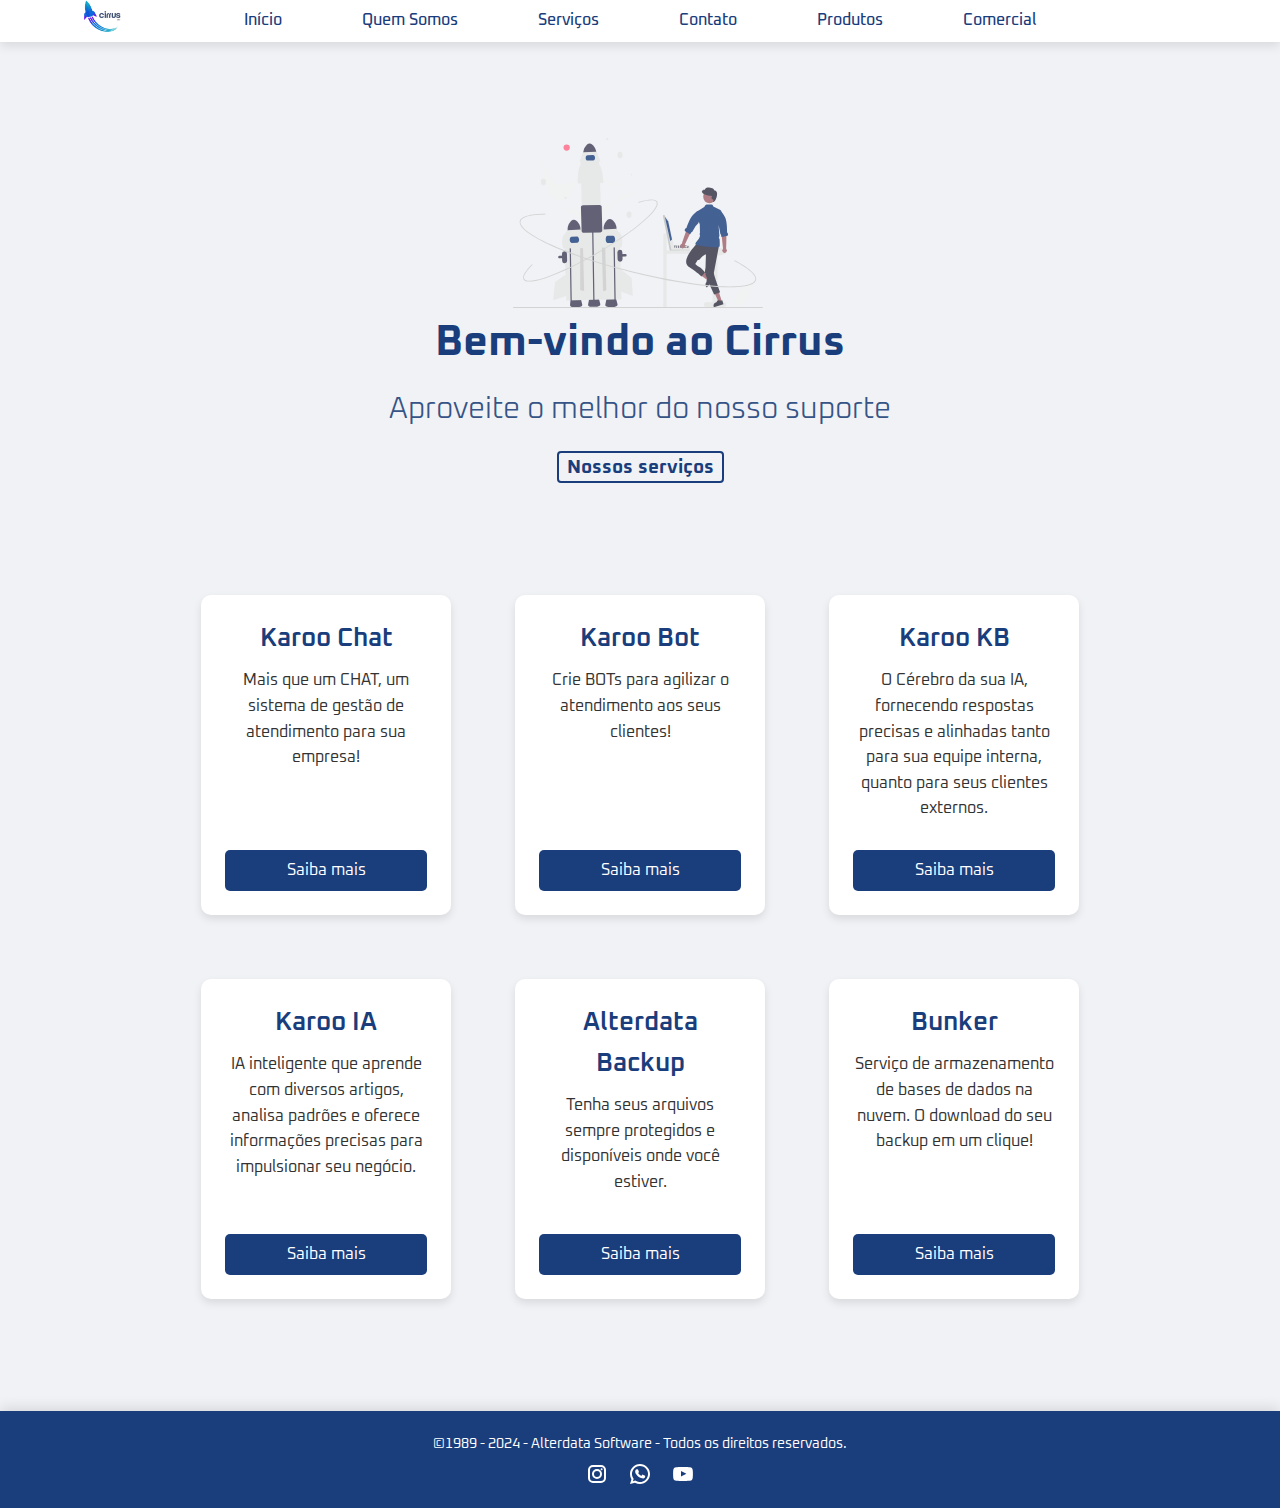
<file: index.html>
<!DOCTYPE html>
<html lang="en">
  <head>
    <meta charset="UTF-8" />
    <meta name="viewport" content="width=device-width, initial-scale=1.0" />
    <title>Cirrus</title>
    <link rel="icon" href="/images/Logocirrus.png" type="image/png" />
    <link rel="stylesheet" href="css/base.css" />
    <link rel="stylesheet" href="css/index.css" />
    <link rel="preconnect" href="https://fonts.googleapis.com" />
    <link rel="preconnect" href="https://fonts.gstatic.com" crossorigin />
    <link href="https://fonts.googleapis.com/css2?family=Oxanium:wght@200..800&display=swap" rel="stylesheet" />
  </head>
  <body>
    <header>
      <div class="container">
        <div class="header-logo">
          <img src="images/Logocirrus.png" alt="Logo Cirrus" class="logo-responsive" />
        </div>
        <nav>
          <ul class="nav-menu">
            <li><a href="index.html" class="active">Início</a></li>
            <li><a href="html/team.html">Quem Somos</a></li>
            <li><a href="html/services.html">Serviços</a></li>
            <li><a href="html/contact.html">Contato</a></li>
            <li><a href="html/product.html">Produtos</a></li>
            <li><a href="html/comercial.html">Comercial</a></li>
          </ul>
        </nav>
      </div>
    </header>
    <main>
      <!-- Seção Hero -->
      <section class="hero">
        <img
          src="images/Rocket.svg"
          alt="Ícone de Bem-Vindo"
          style="width: 250px; height: auto; margin-right: 5px; vertical-align: middle; opacity: 0.8"
        />
        <h1>Bem-vindo ao Cirrus</h1>
        <h2>Aproveite o melhor do nosso suporte</h2>
        <p><a href="html/services.html" class="inline-btn services-btn">Nossos serviços</a></p>
      </section>

      <!-- Seção de Destaques -->
      <section class="highlights">
        <!-- Card: Karoo Chat -->
        <div class="highlight-card">
          <h3>Karoo Chat</h3>
          <p>Mais que um CHAT, um sistema de gestão de atendimento para sua empresa!</p>
          <a href="https://karoo.com.br/" target="_blank" class="btn-karoo-chat">Saiba mais</a>
        </div>

        <!-- Card: Karoo Bot -->
        <div class="highlight-card">
          <h3>Karoo Bot</h3>
          <p>Crie BOTs para agilizar o atendimento aos seus clientes!</p>
          <a href="https://www.karoo.com.br/bot" target="_blank" class="btn-karoo-bot">Saiba mais</a>
        </div>

        <!-- Novo Card: Alterdata Backup -->
        <div class="highlight-card">
          <h3>Karoo KB</h3>
          <p>O Cérebro da sua IA, fornecendo respostas precisas e alinhadas tanto para sua equipe interna, quanto para seus clientes externos.</p>
          <a href="https://karoo.com.br/" target="_blank" class="btn-karoo-kb">Saiba mais</a>
        </div>

        <!-- Novo Card: Alterdata Backup -->
        <div class="highlight-card">
          <h3>Karoo IA</h3>
          <p>IA inteligente que aprende com diversos artigos, analisa padrões e oferece informações precisas para impulsionar seu negócio. </p>
          <a href="https://karoo.com.br/" target="_blank" class="btn-karoo-ia">Saiba mais</a>
        </div>

        <!-- Novo Card: Alterdata Backup -->
        <div class="highlight-card">
          <h3>Alterdata Backup</h3>
          <p>Tenha seus arquivos sempre protegidos e disponíveis onde você estiver.</p>
          <a href="https://www.alterdata.com.br/backup" target="_blank" class="btn-alterdata-backup">Saiba mais</a>
        </div>

        <!-- Novo Card: Bunker -->
        <div class="highlight-card">
          <h3>Bunker</h3>
          <p>Serviço de armazenamento de bases de dados na nuvem. O download do seu backup em um clique!</p>
          <a href="https://bunker.alterdata.com.br/" target="_blank" class="btn-bunker">Saiba mais</a>
        </div>

        </div>
      </section>
    </main>

    <footer>
      <p>©1989 - 2024 - Alterdata Software - Todos os direitos reservados.</p>
      <div class="contact-options">
        <a
          href="https://www.instagram.com/karoochat/profilecard/?igsh=MWp0Y3loZ3F4czQ5MA=="
          target="_blank"
          class="social-icon-instagram"
        ></a>
        <a href="https://wa.me/5521979192800" target="_blank" class="social-icon-whatsapp"></a>
        <a href="https://www.youtube.com/@karoochatt/playlists" target="_blank" class="social-icon-youtube"></a>
      </div>
    </footer>
  </body>
</html>
</file>
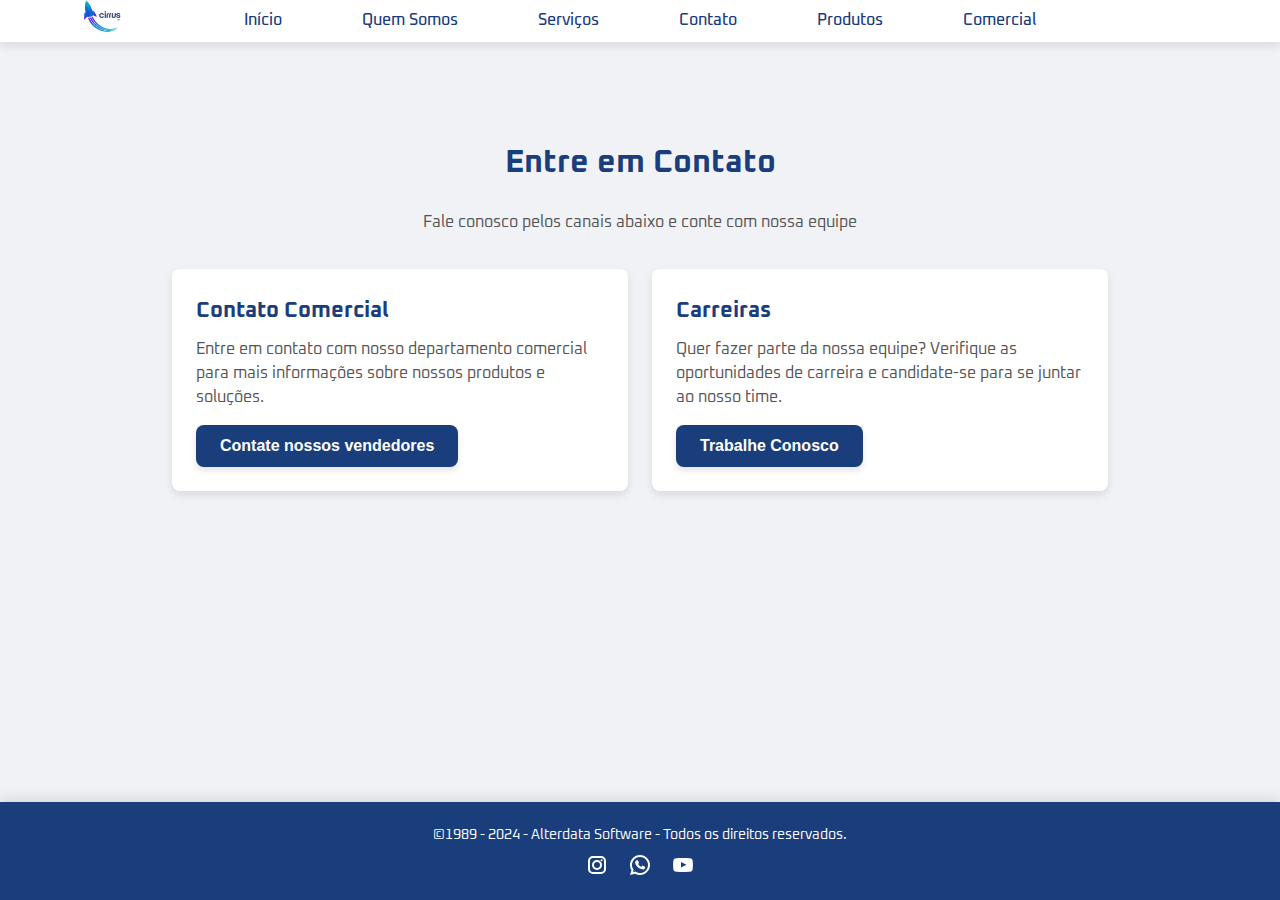
<file: html/comercial.html>
<!DOCTYPE html>
<html lang="en">
  <head>
    <meta charset="UTF-8" />
    <meta name="viewport" content="width=device-width, initial-scale=1.0" />
    <title>Cirrus - Contato</title>
    <link rel="icon" href="/images/Logocirrus.png" type="image/png" />
    <link rel="stylesheet" href="../css/base.css" />
    <link rel="stylesheet" href="../css/index.css" />
    <link rel="stylesheet" href="../css/contact.css" />
    <link rel="preconnect" href="https://fonts.googleapis.com" />
    <link rel="preconnect" href="https://fonts.gstatic.com" crossorigin />
    <link href="https://fonts.googleapis.com/css2?family=Oxanium:wght@200..800&display=swap" rel="stylesheet" />
  </head>
  <body>
    <header>
      <div class="container">
        <div class="header-logo">
          <img src="../images/Logocirrus.png" alt="Logo Cirrus" class="logo-responsive" />
        </div>
        <nav>
          <ul>
            <li><a href="../index.html">Início</a></li>
            <li><a href="team.html">Quem Somos</a></li>
            <li><a href="services.html">Serviços</a></li>
            <li><a href="contact.html">Contato</a></li>
            <li><a href="product.html">Produtos</a></li>
            <li><a href="comercial.html">Comercial</a></li>
          </ul>
        </nav>
      </div>
    </header>
    <main>
      <section class="contact-container">
        <h2>Entre em Contato</h2>
        <p class="intro-text">Fale conosco pelos canais abaixo e conte com nossa equipe</p>
        <div class="card-grid">
          <div class="card">
            <h3>Contato Comercial</h3>
            <p>Entre em contato com nosso departamento comercial para mais informações sobre nossos produtos e soluções.</p>
            <button class="button-comercial" onclick="window.location.href='https://widget.karoo.com.br/c/275?&dptos=524'">
              Contate nossos vendedores
            </button>
          </div>
          <div class="card">
            <h3>Carreiras</h3>
            <p>Quer fazer parte da nossa equipe? Verifique as oportunidades de carreira e candidate-se para se juntar ao nosso time.</p>
            <button class="button-trabalhe-conosco" onclick="window.location.href='https://alterdata.gupy.io/'">Trabalhe Conosco</button>
          </div>
        </div>
      </section>
    </main>
    <footer>
      <p>©1989 - 2024 - Alterdata Software - Todos os direitos reservados.</p>
      <div class="contact-options">
        <a
          href="https://www.instagram.com/karoochat/profilecard/?igsh=MWp0Y3loZ3F4czQ5MA=="
          target="_blank"
          class="social-icon-instagram"
        ></a>
        <a href="https://wa.me/5521979192800" target="_blank" class="social-icon-whatsapp"></a>
        <a href="https://www.youtube.com/@karoochatt/playlists" target="_blank" class="social-icon-youtube"></a>
      </div>
    </footer>
    <!-- Script para suporte ao cliente -->
    <script>
      var _kwp = { conta: 275, host: "https://widget.karoo.com.br/home", color: "23272a" };
      (function (d, t) {
        var k = d.createElement(t),
          s = d.getElementsByTagName(t)[0];
        k.src = "https://widget.karoo.com.br/api/embedded.js";
        s.parentNode.insertBefore(k, s);
      })(document, "script");

      function openSupport() {
        if (typeof KarooWidget !== "undefined") {
          KarooWidget.open(); // Abre o widget de suporte
        }
      }
    </script>
  </body>
</html>
</file>
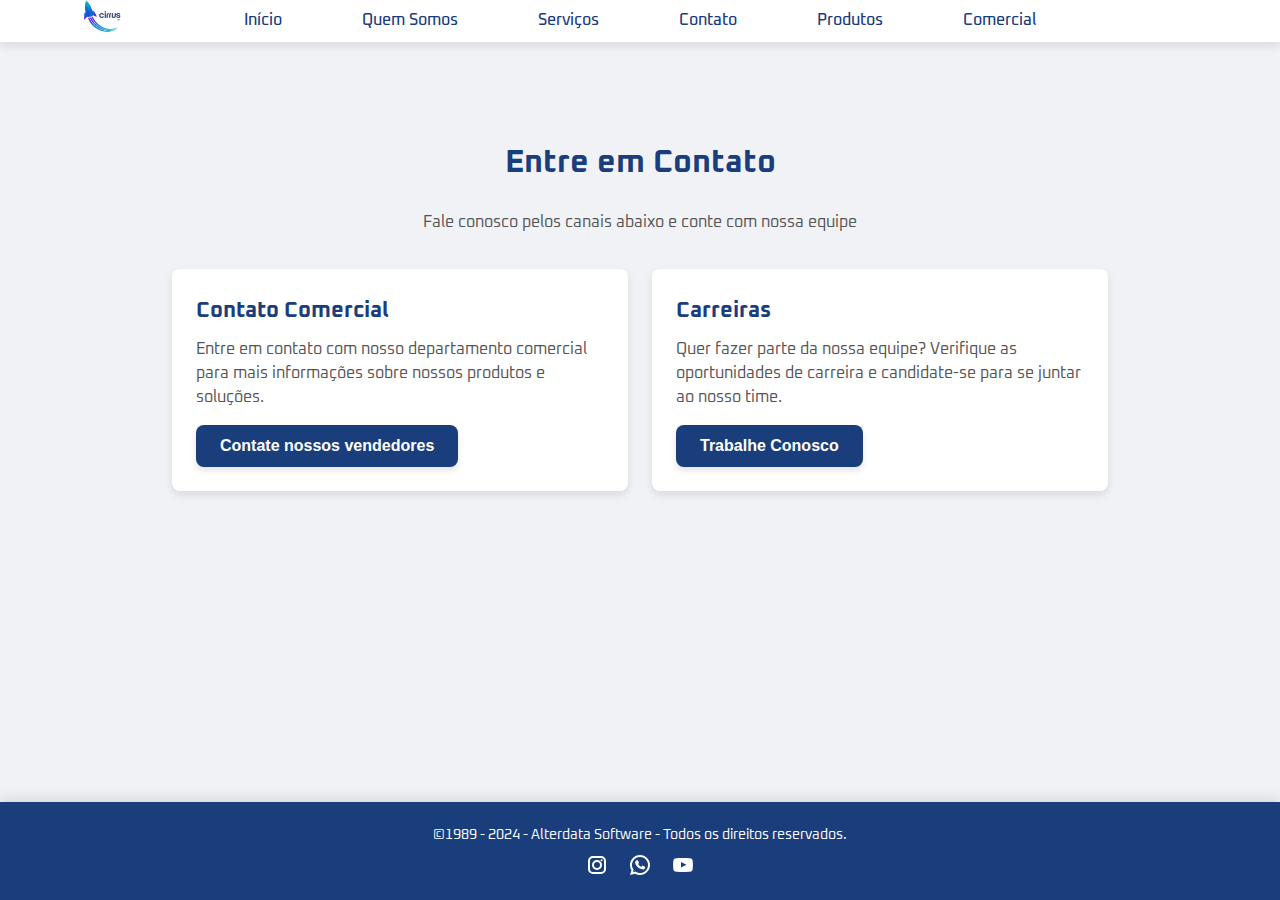
<file: html/contact.html>
<!DOCTYPE html>
<html lang="en">
  <head>
    <meta charset="UTF-8" />
    <meta name="viewport" content="width=device-width, initial-scale=1.0" />
    <title>Cirrus - Contato</title>
    <link rel="icon" href="/images/Logocirrus.png" type="image/png" />
    <link rel="stylesheet" href="../css/base.css" />
    <link rel="stylesheet" href="../css/index.css" />
    <link rel="stylesheet" href="../css/contact.css" />
    <link rel="preconnect" href="https://fonts.googleapis.com" />
    <link rel="preconnect" href="https://fonts.gstatic.com" crossorigin />
    <link href="https://fonts.googleapis.com/css2?family=Oxanium:wght@200..800&display=swap" rel="stylesheet" />
  </head>
  <body>
    <header>
      <div class="container">
        <div class="header-logo">
          <img src="../images/Logocirrus.png" alt="Logo Cirrus" class="logo-responsive" />
        </div>
        <nav>
          <ul>
            <li><a href="../index.html">Início</a></li>
            <li><a href="team.html">Quem Somos</a></li>
            <li><a href="services.html">Serviços</a></li>
            <li><a href="contact.html">Contato</a></li>
            <li><a href="product.html">Produtos</a></li>
            <li><a href="comercial.html">Comercial</a></li>
          </ul>
        </nav>
      </div>
    </header>
    <main>
      <section class="contact-container">
        <h2>Entre em Contato</h2>
        <p class="intro-text">Fale conosco pelos canais abaixo e conte com nossa equipe</p>
        <div class="card-grid">
          <div class="card">
            <h3>Contato Comercial</h3>
            <p>Entre em contato com nosso departamento comercial para mais informações sobre nossos produtos e soluções.</p>
            <button class="button-comercial" onclick="window.location.href='https://widget.karoo.com.br/c/275?&dptos=524'">
              Contate nossos vendedores
            </button>
          </div>
          <div class="card">
            <h3>Carreiras</h3>
            <p>Quer fazer parte da nossa equipe? Verifique as oportunidades de carreira e candidate-se para se juntar ao nosso time.</p>
            <button class="button-trabalhe-conosco" onclick="window.location.href='https://alterdata.gupy.io/'">Trabalhe Conosco</button>
          </div>
        </div>
      </section>
    </main>
    <footer>
      <p>©1989 - 2024 - Alterdata Software - Todos os direitos reservados.</p>
      <div class="contact-options">
        <a
          href="https://www.instagram.com/karoochat/profilecard/?igsh=MWp0Y3loZ3F4czQ5MA=="
          target="_blank"
          class="social-icon-instagram"
        ></a>
        <a href="https://wa.me/5521979192800" target="_blank" class="social-icon-whatsapp"></a>
        <a href="https://www.youtube.com/@karoochatt/playlists" target="_blank" class="social-icon-youtube"></a>
      </div>
    </footer>
    <!-- Script para suporte ao cliente -->
    <script>
      var _kwp = { conta: 275, host: "https://widget.karoo.com.br/home", color: "23272a" };
      (function (d, t) {
        var k = d.createElement(t),
          s = d.getElementsByTagName(t)[0];
        k.src = "https://widget.karoo.com.br/api/embedded.js";
        s.parentNode.insertBefore(k, s);
      })(document, "script");

      function openSupport() {
        if (typeof KarooWidget !== "undefined") {
          KarooWidget.open(); // Abre o widget de suporte
        }
      }
    </script>
  </body>
</html>
</file>
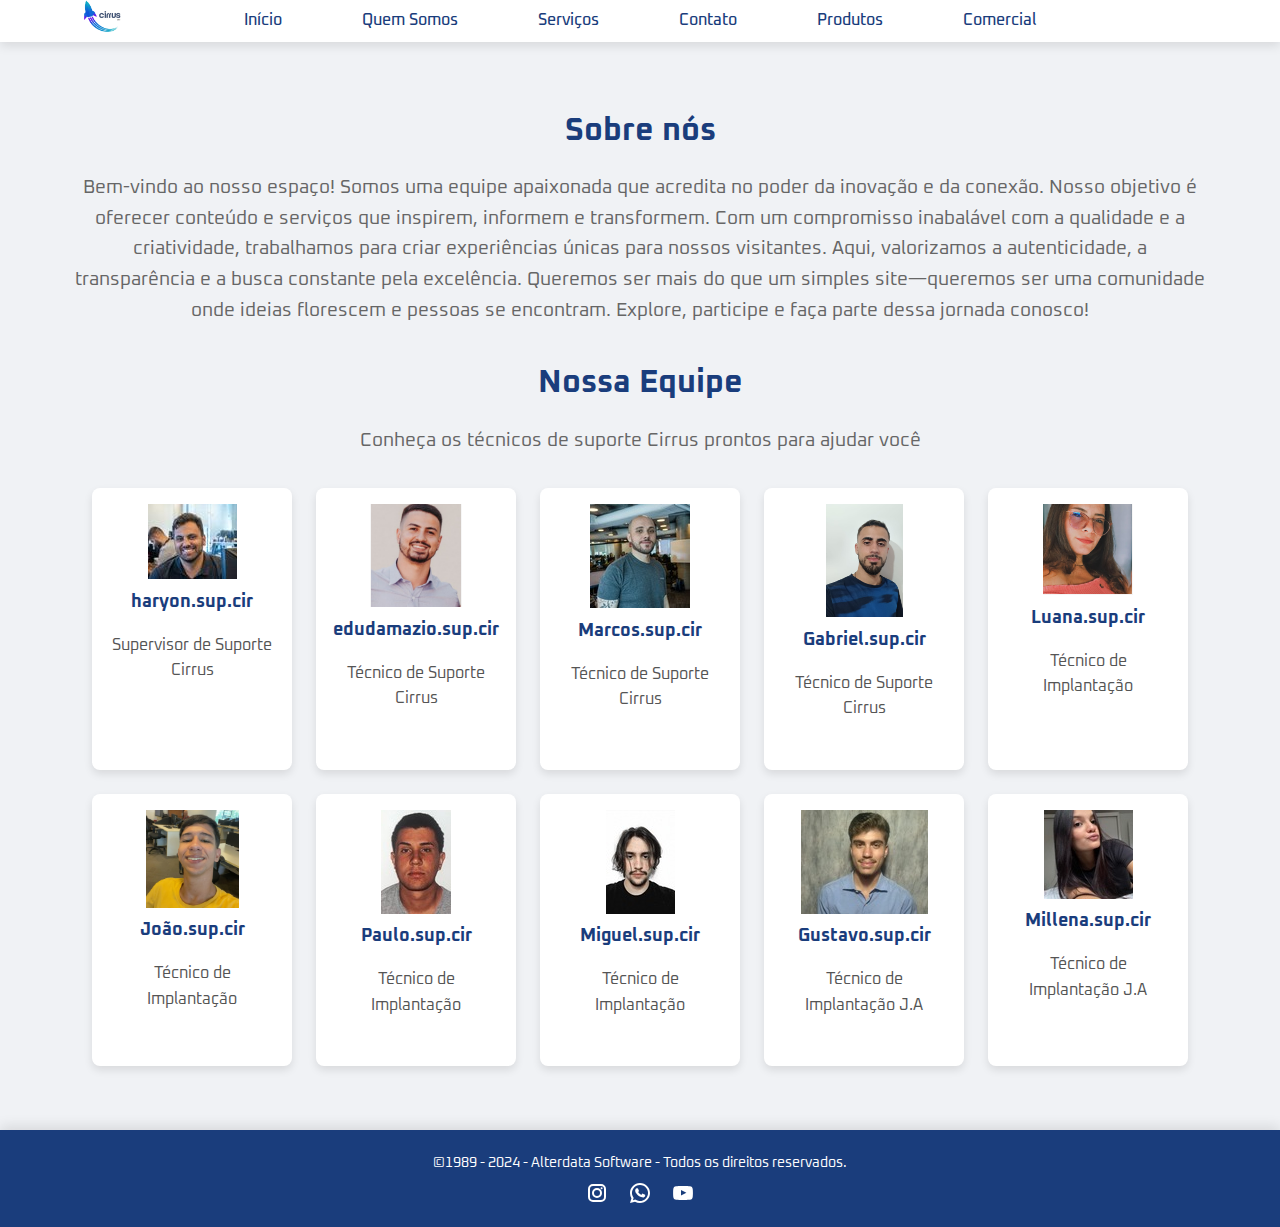
<file: html/team.html>
<!DOCTYPE html>
<html lang="en">
  <head>
    <meta charset="UTF-8" />
    <meta name="viewport" content="width=device-width, initial-scale=1.0" />
    <title>Cirrus - Equipe</title>
    <link rel="icon" href="/images/Logocirrus.png" type="image/png" />
    <link rel="stylesheet" href="../css/base.css" />
    <link rel="stylesheet" href="../css/index.css" />
    <link rel="stylesheet" href="../css/team.css" />
    <link rel="preconnect" href="https://fonts.googleapis.com" />
    <link rel="preconnect" href="https://fonts.gstatic.com" crossorigin />
    <link href="https://fonts.googleapis.com/css2?family=Danfo&family=Oxanium:wght@200..800&display=swap" rel="stylesheet" />
  </head>
  <body>
    <header>
      <div class="container">
        <div class="header-logo">
          <img src="../images/Logocirrus.png" alt="LogoCirrus" class="logo-responsive" />
        </div>
        <nav>
          <ul>
            <li><a href="../index.html">Início</a></li>
            <li><a href="team.html">Quem Somos</a></li>
            <li><a href="services.html">Serviços</a></li>
            <li><a href="contact.html">Contato</a></li>
            <li><a href="product.html">Produtos</a></li>
            <li><a href="comercial.html">Comercial</a></li>
          </ul>
        </nav>
      </div>
    </header>
    <main>
      <section class="team-section">
        <h2>Sobre nós</h2>
        <p>Bem-vindo ao nosso espaço! Somos uma equipe apaixonada que acredita no poder da inovação e da conexão. Nosso objetivo é oferecer conteúdo e serviços que inspirem, informem e transformem. Com um compromisso inabalável com a qualidade e a criatividade, trabalhamos para criar experiências únicas para nossos visitantes.
          Aqui, valorizamos a autenticidade, a transparência e a busca constante pela excelência. Queremos ser mais do que um simples site—queremos ser uma comunidade onde ideias florescem e pessoas se encontram.
          Explore, participe e faça parte dessa jornada conosco!</p>
        <h2>Nossa Equipe</h2>
        <p>Conheça os técnicos de suporte Cirrus prontos para ajudar você</p>
        <div class="team-grid">
          <div class="team-card">
            <img src="../images/haryon.jpg" alt="Foto de Haryon" class="foto-haryon" />
            <h3>haryon.sup.cir</h3>
            <p>Supervisor de Suporte Cirrus</p>
          </div>
          <div class="team-card">
            <img src="../images/Eduardo.PNG" alt="Foto de Eduardo" class="Foto-Eduardo" />
            <h3>edudamazio.sup.cir</h3>
            <p>Técnico de Suporte Cirrus</p>
          </div>
          <div class="team-card">
            <img src="../images/Marcos.jpg" alt="Foto de Marcos" class="Foto-marcos" />
            <h3>Marcos.sup.cir</h3>
            <p>Técnico de Suporte Cirrus</p>
          </div>
          <div class="team-card">
            <img src="../images/Gabriel.PNG" alt="Foto de Gabriel" class="Foto-gabriel" />
            <h3>Gabriel.sup.cir</h3>
            <p>Técnico de Suporte Cirrus</p>
          </div>
          <div class="team-card">
            <img src="../images/Luana.PNG" alt="Foto de Luana" class="Foto-luana" />
            <h3>Luana.sup.cir</h3>
            <p>Técnico de Implantação</p>
          </div>
          <div class="team-card">
            <img src="../images//João.PNG" alt="Foto de João" class="Foto-joão" />
            <h3>João.sup.cir</h3>
            <p>Técnico de Implantação</p>
          </div>
          <div class="team-card">
            <img src="../images/paulo.jpg" alt="Foto de Paulo" class="Foto-Paulo" />
            <h3>Paulo.sup.cir</h3>
            <p>Técnico de Implantação</p>
          </div>
          <div class="team-card">
            <img src="../images/miguel.jpg" alt="Foto de Miguel" class="Foto-Miguel" />
            <h3>Miguel.sup.cir</h3>
            <p>Técnico de Implantação</p>
          </div>
          <div class="team-card">
            <img src="../images/gustavo.jpg" alt="Foto de Gustavo" class="Foto-Gustavo" />
            <h3>Gustavo.sup.cir</h3>
            <p>Técnico de Implantação J.A</p>
          </div>
          <div class="team-card">
            <img src="../images/millena.jpg" alt="Foto de Millena" class="Foto-Millena" />
            <h3>Millena.sup.cir</h3>
            <p>Técnico de Implantação J.A</p>
          </div>
        </div>
      </section>
    </main>
    <footer>
      <p>©1989 - 2024 - Alterdata Software - Todos os direitos reservados.</p>
      <div class="contact-options">
        <a href="https://www.instagram.com/seu_instagram" target="_blank" class="social-icon-instagram"></a>
        <a href="https://wa.me/1234567890" target="_blank" class="social-icon-whatsapp"></a>
        <a href="https://www.youtube.com/seu_canal" target="_blank" class="social-icon-youtube"></a>
      </div>
    </footer>
  </body>
</html>
</file>
<file: css/index.css>
/* Estilos Gerais */
body {
    font-family: 'Oxanium', sans-serif;
    background: #f0f2f5;
    color: #333333;
    line-height: 1.6;
}

/* Container com Degradê */
.main-container {
    background: linear-gradient(to bottom, #e0f4f7, #ffffff);
    padding: 6rem 0;
}

/* Seção Hero */
.hero {
    text-align: center;
    color: #0F1035;
    padding: 4rem 2rem;
    position: relative;
}

.hero h1 {
    font-size: 2.7rem;
    font-weight: bold;
    margin-bottom: 0.5rem;
    color: #1A3D7C;
}

.hero h2 {
    font-size: 1.9rem;
    margin-bottom: 1.2rem;
    font-weight: 300;
    color: #365486;
}

.hero p {
    font-size: 1.2rem;
    max-width: 700px;
    margin: 0 auto;
    color: #555555;
}

/* Botão Estilizado no Texto */
.inline-btn {
    color: #1A3D7C;
    font-weight: bold;
    text-decoration: none;
    padding: 0.3rem 0.5rem;
    border-radius: 4px;
    transition: background-color 0.3s ease, color 0.3s ease;
    border: 2px solid #1A3D7C;
}

.inline-btn:hover {
    background-color: #1A3D7C;
    color: #ffffff;
}

.highlights {
    display: flex;
    justify-content: center;
    gap: 2rem;
    padding: 2rem 2rem 4rem;
    flex-wrap: wrap;
}



/* Estilo dos Cards */
.highlight-card {
    background-color: #ffffff;
    padding: 1.5rem;
    border-radius: 10px;
    text-align: center;
    box-shadow: 0 4px 8px rgba(0, 0, 0, 0.1);
    transition: transform 0.3s ease, box-shadow 0.3s ease;
    width: 250px;
    margin: 1rem;
    min-height: 320px; /* Altura mínima dos cards para uniformidade */
    display: flex;
    flex-direction: column;
    justify-content: space-between;
    
}

.highlight-card:hover {
    transform: translateY(-5px);
    box-shadow: 0 6px 12px rgba(0, 0, 0, 0.15);
}

.highlight-card h3 {
    font-size: 1.6rem;
    color: #1A3D7C;
    margin-bottom: 0.5rem;
    font-weight: 600;
}

/* Botões Específicos para cada Card */
.btn-karoo-chat, .btn-karoo-bot, .btn-alterdata-backup, .btn-bunker, .btn-karoo-kb, .btn-karoo-ia{
    display: inline-block;
    color: #ffffff;
    padding: 0.5rem 1rem;
    border-radius: 5px;
    text-decoration: none;
    transition: background-color 0.3s ease;
    background-color: #1A3D7C;
    margin-top: auto; /* Alinhamento automático na base do card */
}

/* Hover para todos os botões */
.btn-karoo-chat:hover,
.btn-karoo-bot:hover,
.btn-alterdata-backup:hover,
.btn-bunker:hover {
    background-color: #143060;
}

.logo-responsive {
    width: 150px;
    height: auto;
    margin-left: -125px;
}
</file>
<file: css/contact.css>
/* Estilos Gerais */
body {
    font-family: 'Oxanium', sans-serif;
    background: #f0f2f5;
    color: #333333;
    line-height: 1.6;
    font-size: 16px; /* Tamanho base para o corpo do texto */
}

/* Contêiner de Contato */
.contact-container {
    padding: 2rem;
    max-width: 1000px;
    margin: 2rem auto;
    text-align: center;
}

.contact-container h2 {
    font-size: 2rem; /* Padronizado para manter consistência */
    color: #1A3D7C;
    margin-bottom: 1.2rem;
}

.intro-text {
    font-size: 1rem; /* Texto padrão de introdução */
    color: #555555;
    margin-bottom: 2rem;
    line-height: 1.8;
}

/* Grid de Cartões */
.card-grid {
    display: grid;
    grid-template-columns: repeat(auto-fit, minmax(250px, 1fr));
    gap: 1.5rem;
}

/* Estilo dos Cartões */
.card {
    background: #ffffff;
    border-radius: 8px;
    box-shadow: 0 4px 8px rgba(0, 0, 0, 0.1);
    padding: 1.5rem;
    transition: transform 0.3s ease, box-shadow 0.3s ease;
    text-align: left;
}

.card h3 {
    font-size: 1.4rem; /* Padronizado para títulos de cartão */
    color: #1A3D7C;
    margin-bottom: 0.5rem;
}

.card p {
    color: #555555;
    font-size: 1rem; /* Texto de parágrafo dentro dos cartões */
    line-height: 1.5;
}

.card:hover {
    transform: translateY(-5px);
    box-shadow: 0 6px 12px rgba(0, 0, 0, 0.15);
}

/* Botão de Suporte */
#support-btn {
    display: inline-block;
    margin-top: 1rem;
    padding: 0.5rem 1rem;
    font-size: 1rem; /* Fonte padrão para botões */
    background-color: #1A3D7C;
    color: #ffffff;
    border: none;
    border-radius: 5px;
    cursor: pointer;
    font-weight: bold;
    transition: background-color 0.3s ease, transform 0.3s ease;
}

#support-btn:hover {
    background-color: #143060;
    transform: scale(1.05);
}
.button-trabalhe-conosco {
    display: inline-block;
    padding: 12px 24px;
    background-color: #1A3D7C; /* Cor de fundo */
    color: #ffffff; /* Cor do texto */
    font-size: 1rem;
    font-weight: bold;
    text-align: center;
    text-decoration: none;
    border: none;
    border-radius: 8px; /* Bordas arredondadas */
    cursor: pointer;
    transition: background-color 0.3s ease, transform 0.2s ease;
    box-shadow: 0 4px 6px rgba(0, 0, 0, 0.1); /* Sombra suave */
    margin-top: 1rem;
}

.button-trabalhe-conosco:hover {
    background-color: #0e2854; /* Cor de fundo ao passar o mouse */
    transform: translateY(-2px); /* Efeito de elevação */
    box-shadow: 0 6px 12px rgba(0, 0, 0, 0.15); /* Sombra mais intensa */
}

.button-trabalhe-conosco:active {
    transform: translateY(0); /* Remove a elevação ao clicar */
    box-shadow: 0 3px 6px rgba(0, 0, 0, 0.1); /* Reduz a sombra */
}

.button-comercial {
    display: inline-block;
    padding: 12px 24px;
    background-color: #1A3D7C; /* Cor de fundo */
    color: #ffffff; /* Cor do texto */
    font-size: 1rem;
    font-weight: bold;
    text-align: center;
    text-decoration: none;
    border: none;
    border-radius: 8px; /* Bordas arredondadas */
    cursor: pointer;
    transition: background-color 0.3s ease, transform 0.2s ease;
    box-shadow: 0 4px 6px rgba(0, 0, 0, 0.1); /* Sombra suave */
    margin-top: 1rem;
}

.button-comercial:hover {
    background-color: #0e2854; /* Cor de fundo ao passar o mouse */
    transform: translateY(-2px); /* Efeito de elevação */
    box-shadow: 0 6px 12px rgba(0, 0, 0, 0.15); /* Sombra mais intensa */
}

.button-comercial:active {
    transform: translateY(0); /* Remove a elevação ao clicar */
    box-shadow: 0 3px 6px rgba(0, 0, 0, 0.1); /* Reduz a sombra */
}


/* Footer */
footer {
    background-color: #1A3D7C;
    color: #ffffff;
    text-align: center;
    padding: 1rem 0;
    font-size: 0.875rem; /* Tamanho reduzido para o rodapé */
}
</file>
<file: css/team.css>
/* Geral */
body {
    font-family: 'Oxanium', sans-serif;
    background: #f0f2f5;
    color: #333333;
    line-height: 1.6;
}

/* Navegação */
nav a:hover::after {
    content: "";
    position: absolute;
    bottom: -5px;
    left: 0;
    width: 100%;
    height: 2px;
    background-color: #1A3D7C; /* Azul escuro para consistência */
    border-radius: 5px;
}

/* Seção de Equipe */
.team-section {
    padding: 2rem;
    max-width: 1200px;
    margin: auto;
    text-align: center;
}

.team-section h2 {
    font-size: 2rem;
    color: #1A3D7C; /* Azul escuro */
    margin-bottom: 1rem;
}

.team-section p {
    font-size: 1.2rem;
    color: #666666; /* Cinza suave */
    margin-bottom: 2rem;
}

/* Grid da Equipe */
.team-grid {
    display: flex;
    flex-wrap: wrap;
    gap: 1.5rem;
    justify-content: center;
}

/* Cartão de Equipe */
.team-card {
    background-color: #ffffff; /* Fundo branco para consistência */
    padding: 1rem;
    border-radius: 8px;
    box-shadow: 0 4px 8px rgba(0, 0, 0, 0.1);
    text-align: center;
    width: 200px;
    transition: transform 0.3s ease, box-shadow 0.3s ease;
}

/* Efeito de elevação ao passar o mouse */
.team-card:hover {
    transform: translateY(-5px);
    box-shadow: 0 6px 12px rgba(0, 0, 0, 0.15);
}

/* Foto da Equipe */
.team-photo {
    width: 100px;
    height: 100px;
    border-radius: 50%;
    object-fit: cover;
    margin-bottom: 0.5rem;
}

/* Texto do Cartão */
.team-card h3 {
    font-size: 1.1rem;
    color: #1A3D7C; /* Azul escuro */
    margin-bottom: 0.5rem;
    white-space: nowrap;
    overflow: hidden;
    text-overflow: ellipsis;
    width: 100%;
    display: inline-block;
}

.team-card p {
    font-size: 1rem;
    color: #555555; /* Cinza suave */
}
</file>
<file: css/base.css>
/* Reset e estilos globais */
* {
    margin: 0;
    padding: 0;
    box-sizing: border-box;
}

body {
    font-family: 'Oxanium', sans-serif;
    background: #f0f2f5;
    color: #333;
    line-height: 1.6;
}

/* Header */
header {
    background: #ffffff; /* Fundo branco para destacar o logo */
    color: #365486;
    padding: 0.5rem 0;
    box-shadow: 0 4px 10px rgba(0, 0, 0, 0.1);
}

/* Container principal para logo e menu */
.container {
    max-width: 1200px;
    width: 100%;
    margin: 0 auto;
    display: flex;
    align-items: center;
    justify-content: center;
    position: relative;
}

/* Logo alinhada à esquerda */
.header-logo {
    position: absolute;
    left: 0;
    margin-left: 10rem;
}


.header-logo img {
    width: 50px;
    height: auto;
    transition: transform 0.3s ease;
}

.header-logo img:hover {
    transform: scale(1.1);
}

/* Menu centralizado */
.menu-container {
    display: flex;
    justify-content: center;
}

nav ul {
    list-style: none;
    display: flex;
    gap: 5rem; /* Aumenta o espaçamento entre os itens do menu */
    margin-left: auto; /* Garante que o menu fique alinhado à direita */
    padding: 0;
}


/* Links do menu */
nav a {
    color: #1A3D7C; /* Azul escuro para contraste com o fundo branco */
    text-decoration: none;
    font-weight: 500;
    font-family: 'Oxanium', sans-serif;
    position: relative;
}

nav a:hover::after {
    content: "";
    position: absolute;
    bottom: -5px;
    left: 0;
    width: 100%;
    height: 2px;
    background-color: #1A3D7C; /* Azul escuro para o underline */
    border-radius: 5px;
}

/* Reset e estilos globais */
* {
    margin: 0;
    padding: 0;
    box-sizing: border-box;
}

body {
    font-family: 'Oxanium', sans-serif;
    background: #f0f2f5;
    color: #333333;
    line-height: 1.6;
    font-size: 16px;
    overflow-y: scroll; /* Força a barra de rolagem vertical */
}


/* Main Content */
.main-content {
    flex: 1; /* Faz o conteúdo ocupar o espaço restante */
    padding: 2rem; /* Padding para espaçamento interno */
}

/* Reset e estilos globais */
* {
    margin: 0;
    padding: 0;
    box-sizing: border-box;
}

html, body {
    height: 100%; /* Garante que o body ocupe 100% da altura da tela */
}

body {
    font-family: 'Oxanium', sans-serif;
    background: #f0f2f5;
    color: #333333;
    line-height: 1.6;
    display: flex;
    flex-direction: column;
    min-height: 100vh;
    overflow-x: hidden; /* Remove qualquer overflow lateral indesejado */
}

/* Main Content */
.main-content {
    flex: 1;
    padding: 2rem;
}

* {
    margin: 0;
    padding: 0;
    box-sizing: border-box;
}

html, body {
    height: 100%; /* Garante que o body ocupe 100% da altura da tela */
}

body {
    font-family: 'Oxanium', sans-serif;
    background: #f0f2f5;
    color: #333333;
    line-height: 1.6;
    display: flex;
    flex-direction: column;
}

/* Container com Degradê */
.main-container {
    background: linear-gradient(to bottom, #e0f4f7, #ffffff);
    padding: 4rem 0;
}

/* Main Content */
main {
    flex: 1; /* Faz o conteúdo principal ocupar o espaço restante */
    padding: 2rem;
}

/* Footer Estilizado */
footer {
    background-color: #1A3D7C; /* Azul escuro */
    color: #ffffff;
    text-align: center;
    padding: 1rem 1rem;
    font-size: 0.85rem;
    line-height: 1.4;
    box-shadow: 0 -4px 12px rgba(0, 0, 0, 0.1); /* Sombra no topo para destaque */
    width: 100%;
    position: relative;
    bottom: 0;
}

footer p {
    margin: 0;
    padding: 0.5rem 0;
}

footer a {
    color: #AFCBE3; /* Azul claro */
    text-decoration: none;
    font-weight: bold;
    transition: color 0.3s ease;
}

footer a:hover {
    color: #ffffff;
}

footer .social-links {
    display: flex;
    justify-content: center;
    gap: 1rem;
    margin-top: 0.5rem;
}

footer .social-links a {
    font-size: 1.1rem;
    color: #AFCBE3;
    transition: color 0.3s ease;
}

footer .social-links a:hover {
    color: #ffffff;
}
.social-icon-instagram,
.social-icon-whatsapp,
.social-icon-youtube {
    width: 24px;
    height: 24px;
    display: inline-block;
    background-size: contain;
    background-repeat: no-repeat;
    margin: 0 0.5rem;
    transition: transform 0.3s ease, opacity 0.3s ease;
}

.social-icon-instagram {
    background-image: url('data:image/svg+xml;charset=UTF-8,<svg xmlns="http://www.w3.org/2000/svg" fill="%23ffffff" viewBox="0 0 24 24"><path d="M3 8a5 5 0 0 1 5-5h8a5 5 0 0 1 5 5v8a5 5 0 0 1-5 5H8a5 5 0 0 1-5-5V8Zm5-3a3 3 0 0 0-3 3v8a3 3 0 0 0 3 3h8a3 3 0 0 0 3-3V8a3 3 0 0 0-3-3H8Zm7.597 2.214a1 1 0 0 1 1-1h.01a1 1 0 1 1 0 2h-.01a1 1 0 0 1-1-1ZM12 9a3 3 0 1 0 0 6 3 3 0 0 0 0-6Zm-5 3a5 5 0 1 1 10 0 5 5 0 0 1-10 0Z"/></svg>');
}

/* Ícone do WhatsApp */
.social-icon-whatsapp {
    background-image: url('data:image/svg+xml;charset=UTF-8,<svg xmlns="http://www.w3.org/2000/svg" fill="%23ffffff" viewBox="0 0 24 24"><path d="M12 4a8 8 0 0 0-6.895 12.06l.569.718-.697 2.359 2.32-.648.379.243A8 8 0 1 0 12 4ZM2 12C2 6.477 6.477 2 12 2s10 4.477 10 10-4.477 10-10 10a9.96 9.96 0 0 1-5.016-1.347l-4.948 1.382 1.426-4.829-.006-.007-.033-.055A9.958 9.958 0 0 1 2 12Z"/><path d="M16.735 13.492c-.038-.018-1.497-.736-1.756-.83a1.008 1.008 0 0 0-.34-.075c-.196 0-.362.098-.49.291-.146.217-.587.732-.723.886-.018.02-.042.045-.057.045-.013 0-.239-.093-.307-.123-1.564-.68-2.751-2.313-2.914-2.589-.023-.04-.024-.057-.024-.057.005-.021.058-.074.085-.101.08-.079.166-.182.249-.283l.117-.14c.121-.14.175-.25.237-.375l.033-.066a.68.68 0 0 0-.02-.64c-.034-.069-.65-1.555-.715-1.711-.158-.377-.366-.552-.655-.552-.027 0 0 0-.112.005-.137.005-.883.104-1.213.311-.35.22-.94.924-.94 2.16 0 1.112.705 2.162 1.008 2.561l.041.06c1.161 1.695 2.608 2.951 4.074 3.537 1.412.564 2.081.63 2.461.63.16 0 .288-.013.4-.024l.072-.007c.488-.043 1.56-.599 1.804-1.276.192-.534.243-1.117.115-1.329-.088-.144-.239-.216-.43-.308Z"/></svg>');
}

/* Ícone do YouTube */
.social-icon-youtube {
    background-image: url('data:image/svg+xml;charset=UTF-8,<svg xmlns="http://www.w3.org/2000/svg" fill="%23ffffff" viewBox="0 0 24 24"><path d="M21.7 8.037a4.26 4.26 0 0 0-.789-1.964 2.84 2.84 0 0 0-1.984-.839c-2.767-.2-6.926-.2-6.926-.2s-4.157 0-6.928.2a2.836 2.836 0 0 0-1.983.839 4.225 4.225 0 0 0-.79 1.965 30.146 30.146 0 0 0-.2 3.206v1.5a30.12 30.12 0 0 0 .2 3.206c.094.712.364 1.39.784 1.972.604.536 1.38.837 2.187.848 1.583.151 6.731.2 6.731.2s4.161 0 6.928-.2a2.844 2.844 0 0 0 1.985-.84 4.27 4.27 0 0 0 .787-1.965 30.12 30.12 0 0 0 .2-3.206v-1.516a30.672 30.672 0 0 0-.202-3.206Zm-11.692 6.554v-5.62l5.4 2.819-5.4 2.801Z"/></svg>');
}

/* Hover nos ícones */
.social-icon-instagram:hover,
.social-icon-whatsapp:hover,
.social-icon-youtube:hover {
    transform: scale(1.1); /* Aumenta levemente o ícone no hover */
    opacity: 0.8; /* Reduz a opacidade no hover */
}
</file>
